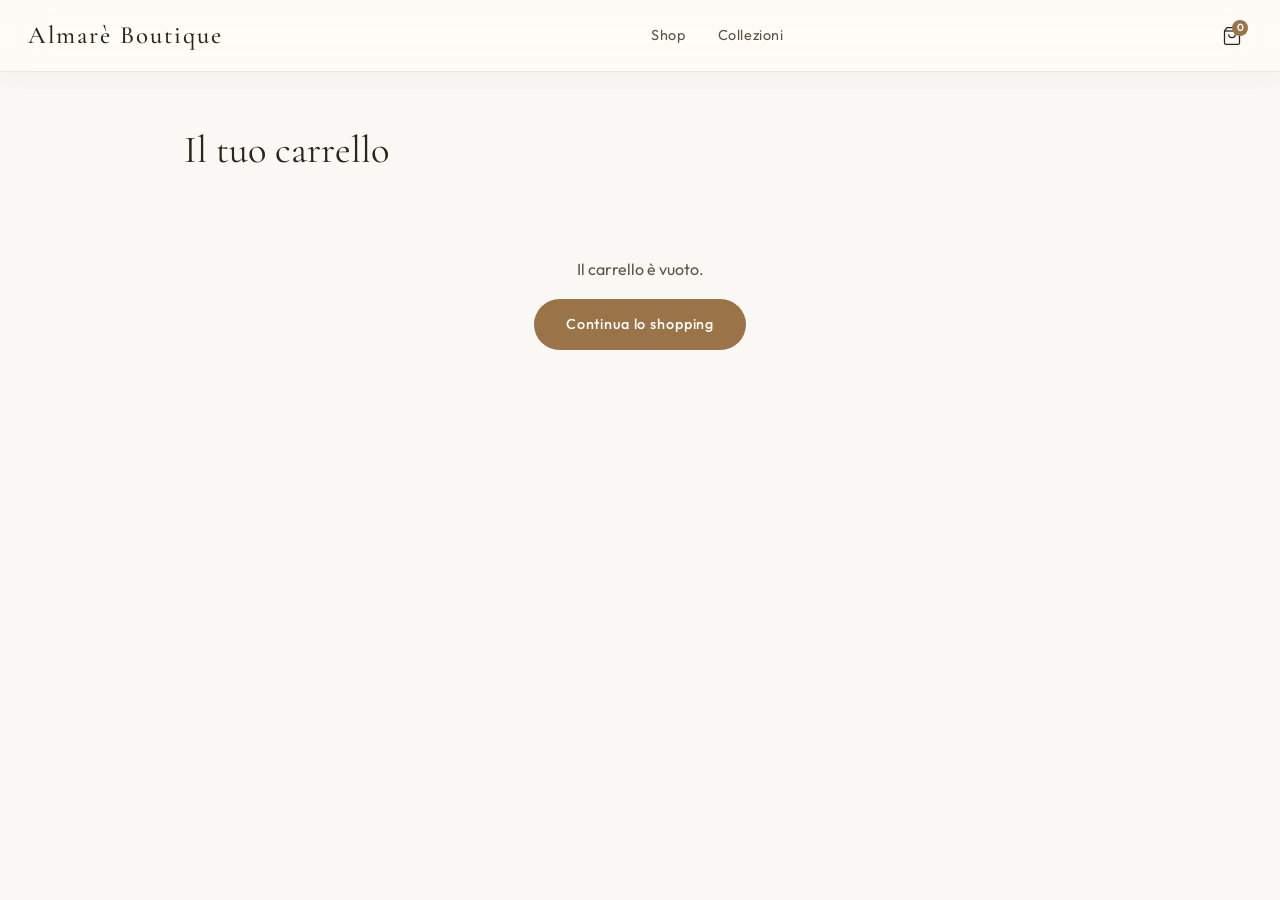
<file: cart.html>
<!DOCTYPE html>
<html lang="it">
<head>
<meta charset="UTF-8">
<meta name="viewport" content="width=device-width, initial-scale=1.0">
<title>Carrello — Almarè Boutique</title>
<meta name="theme-color" content="#9a7349">
<link rel="manifest" href="manifest.json">
<link href="https://fonts.googleapis.com/css2?family=Cormorant+Garamond:wght@400;500&family=Outfit:wght@300;400;500;600&display=swap" rel="stylesheet">
<link rel="stylesheet" href="styles.css">
<style>
.cart-page{max-width:960px;margin:0 auto;padding:120px 24px 100px}
.cart-page h1{font-family:var(--font-display);font-size:clamp(1.8rem,3vw,2.4rem);font-weight:400;margin-bottom:28px}
.cart-empty{text-align:center;padding:48px 20px;color:var(--text-soft)}
.cart-item{display:grid;grid-template-columns:88px 1fr auto;gap:16px;padding:18px 0;border-bottom:1px solid var(--beige-200);align-items:center}
.cart-item img{width:88px;height:110px;object-fit:cover;border-radius:12px;background:var(--beige-100)}
.cart-item h3{font-size:1rem;font-weight:500;margin-bottom:4px}
.cart-item .meta{font-size:.85rem;color:var(--text-soft);margin-bottom:8px}
.qty-row{display:flex;align-items:center;gap:8px}
.qty-row button{width:32px;height:32px;border-radius:50%;border:1px solid var(--glass-border);background:var(--glass);font-size:1rem}
.qty-row span{min-width:24px;text-align:center}
.cart-item .price{font-weight:500;white-space:nowrap}
.cart-item .remove{font-size:.8rem;color:var(--text-soft);margin-top:8px;cursor:pointer;background:none;border:none}
.cart-item .remove:hover{color:#b54a3a}
.cart-summary{margin-top:32px;padding:24px;border-radius:var(--radius);background:var(--glass);border:1px solid var(--glass-border);backdrop-filter:blur(16px)}
.cart-summary .row{display:flex;justify-content:space-between;margin-bottom:10px}
.cart-summary .total{font-size:1.2rem;font-weight:600;margin-top:12px;padding-top:12px;border-top:1px solid var(--beige-200)}
.checkout{margin-top:28px}
.checkout h2{font-family:var(--font-display);font-size:1.4rem;font-weight:400;margin-bottom:16px}
.checkout label{display:block;font-size:.75rem;letter-spacing:.08em;text-transform:uppercase;color:var(--beige-500);margin-bottom:6px}
.checkout input,.checkout textarea{width:100%;padding:12px 14px;margin-bottom:14px;border-radius:12px;border:1px solid var(--glass-border);background:#fff;font-family:inherit;font-size:.95rem}
.checkout .grid2{display:grid;grid-template-columns:1fr 1fr;gap:12px}
@media(max-width:600px){.cart-item{grid-template-columns:72px 1fr}.cart-item .price{grid-column:2}.checkout .grid2{grid-template-columns:1fr}}
</style>
</head>
<body>
<header class="header scrolled" id="header">
<div class="header-inner">
<a href="index.html" class="logo logo-text">Almarè Boutique</a>
<nav class="nav-desktop"><a href="products.html">Shop</a><a href="index.html#collezioni">Collezioni</a></nav>
<div class="header-actions">
<a href="cart.html" class="icon-btn cart-btn" aria-label="Carrello">
<svg width="20" height="20" viewBox="0 0 24 24" fill="none" stroke="currentColor" stroke-width="1.5"><path d="M6 2 3 6v14a2 2 0 0 0 2 2h14a2 2 0 0 0 2-2V6l-3-4Z"/><path d="M3 6h18"/><path d="M16 10a4 4 0 0 1-8 0"/></svg>
<span class="cart-count">0</span>
</a>
</div>
</div>
</header>
<div class="cart-page">
<h1>Il tuo carrello</h1>
<div id="cartList"></div>
<div class="cart-summary" id="cartSummary" hidden>
<div class="row"><span>Subtotale</span><span id="subtotal">€ 0</span></div>
<div class="row"><span>Spedizione</span><span>Calcolata al checkout</span></div>
<div class="row total"><span>Totale</span><span id="total">€ 0</span></div>
</div>
<div class="checkout" id="checkoutBox" hidden>
<h2>Checkout</h2>
<p style="color:var(--text-soft);font-size:.9rem;margin-bottom:16px">Compila i dati. Riceverai conferma e istruzioni di pagamento via email o WhatsApp.</p>
<form id="checkoutForm">
<div class="grid2">
<div><label>Nome e cognome *</label><input name="name" required placeholder="Maria Rossi"></div>
<div><label>Email *</label><input name="email" type="email" required></div>
</div>
<div class="grid2">
<div><label>Telefono / WhatsApp *</label><input name="phone" required></div>
<div><label>Città *</label><input name="city" required></div>
</div>
<label>Indirizzo *</label><input name="address" required>
<label>Note</label><textarea name="notes" rows="2"></textarea>
<button type="submit" class="btn btn-primary" style="width:100%;justify-content:center;margin-top:8px">Invia ordine</button>
</form>
<p id="orderDone" class="hidden" style="margin-top:20px;padding:16px;background:var(--beige-100);border-radius:12px"></p>
</div>
</div>
<button type="button" class="install-btn" id="installBtn" hidden>Installa app</button>
<script src="cart.js"></script>
<script>
function render(){
  const items=AlmareCart.get();
  const list=document.getElementById('cartList');
  const summary=document.getElementById('cartSummary');
  const checkout=document.getElementById('checkoutBox');
  if(!items.length){
    list.innerHTML='<div class="cart-empty"><p>Il carrello è vuoto.</p><p style="margin-top:16px"><a href="products.html" class="btn btn-primary">Continua lo shopping</a></p></div>';
    summary.hidden=true;checkout.hidden=true;return;
  }
  list.innerHTML=items.map((it,i)=>`<div class="cart-item"><img src="${it.image||''}" alt=""><div><h3>${it.name}</h3><p class="meta">${[it.size,it.color].filter(Boolean).join(' · ')||'—'}</p><div class="qty-row"><button type="button" data-dec="${i}">−</button><span>${it.qty||1}</span><button type="button" data-inc="${i}">+</button></div><button type="button" class="remove" data-rm="${i}">Rimuovi</button></div><div class="price">€ ${(Number(it.price)*(it.qty||1)).toFixed(0)}</div></div>`).join('');
  summary.hidden=false;checkout.hidden=false;
  const tot=AlmareCart.total();
  document.getElementById('subtotal').textContent='€ '+tot.toFixed(0);
  document.getElementById('total').textContent='€ '+tot.toFixed(0);
  list.querySelectorAll('[data-inc]').forEach(btn=>btn.onclick=()=>{const i=+btn.dataset.inc;AlmareCart.setQty(i,(items[i].qty||1)+1);render();});
  list.querySelectorAll('[data-dec]').forEach(btn=>btn.onclick=()=>{const i=+btn.dataset.dec;const q=(items[i].qty||1)-1;if(q<1)AlmareCart.remove(i);else AlmareCart.setQty(i,q);render();});
  list.querySelectorAll('[data-rm]').forEach(btn=>btn.onclick=()=>{AlmareCart.remove(+btn.dataset.rm);render();});
}
document.getElementById('checkoutForm').onsubmit=(e)=>{
  e.preventDefault();
  const fd=new FormData(e.target);
  const items=AlmareCart.get();
  const lines=items.map(i=>`- ${i.name} (${[i.size,i.color].filter(Boolean).join('/')||'—'}) x${i.qty} = €${(i.price*i.qty).toFixed(0)}`).join('\n');
  const body=`Nuovo ordine Almarè Boutique\n\nCliente: ${fd.get('name')}\nEmail: ${fd.get('email')}\nTel: ${fd.get('phone')}\nCittà: ${fd.get('city')}\nIndirizzo: ${fd.get('address')}\nNote: ${fd.get('notes')||'—'}\n\nOrdine:\n${lines}\n\nTotale: € ${AlmareCart.total().toFixed(0)}`;
  const mail='mailto:ordini@almareboutique.it?subject='+encodeURIComponent('Ordine Almarè')+'&body='+encodeURIComponent(body);
  const wa='https://wa.me/?text='+encodeURIComponent(body);
  document.getElementById('orderDone').classList.remove('hidden');
  document.getElementById('orderDone').innerHTML=`Ordine preparato. <a href="${mail}">Apri email</a> oppure <a href="${wa}" target="_blank" rel="noopener">invia su WhatsApp</a>. Grazie!`;
  AlmareCart.clear();e.target.reset();setTimeout(render,400);
};
render();window.addEventListener('almare:cart',render);
let deferredPrompt;const installBtn=document.getElementById('installBtn');
window.addEventListener('beforeinstallprompt',(e)=>{e.preventDefault();deferredPrompt=e;installBtn.hidden=false;});
installBtn?.addEventListener('click',async()=>{if(!deferredPrompt)return;deferredPrompt.prompt();await deferredPrompt.userChoice;deferredPrompt=null;installBtn.hidden=true;});
if('serviceWorker' in navigator)navigator.serviceWorker.register('/sw.js').catch(()=>{});
</script>
</body>
</html>
</file>
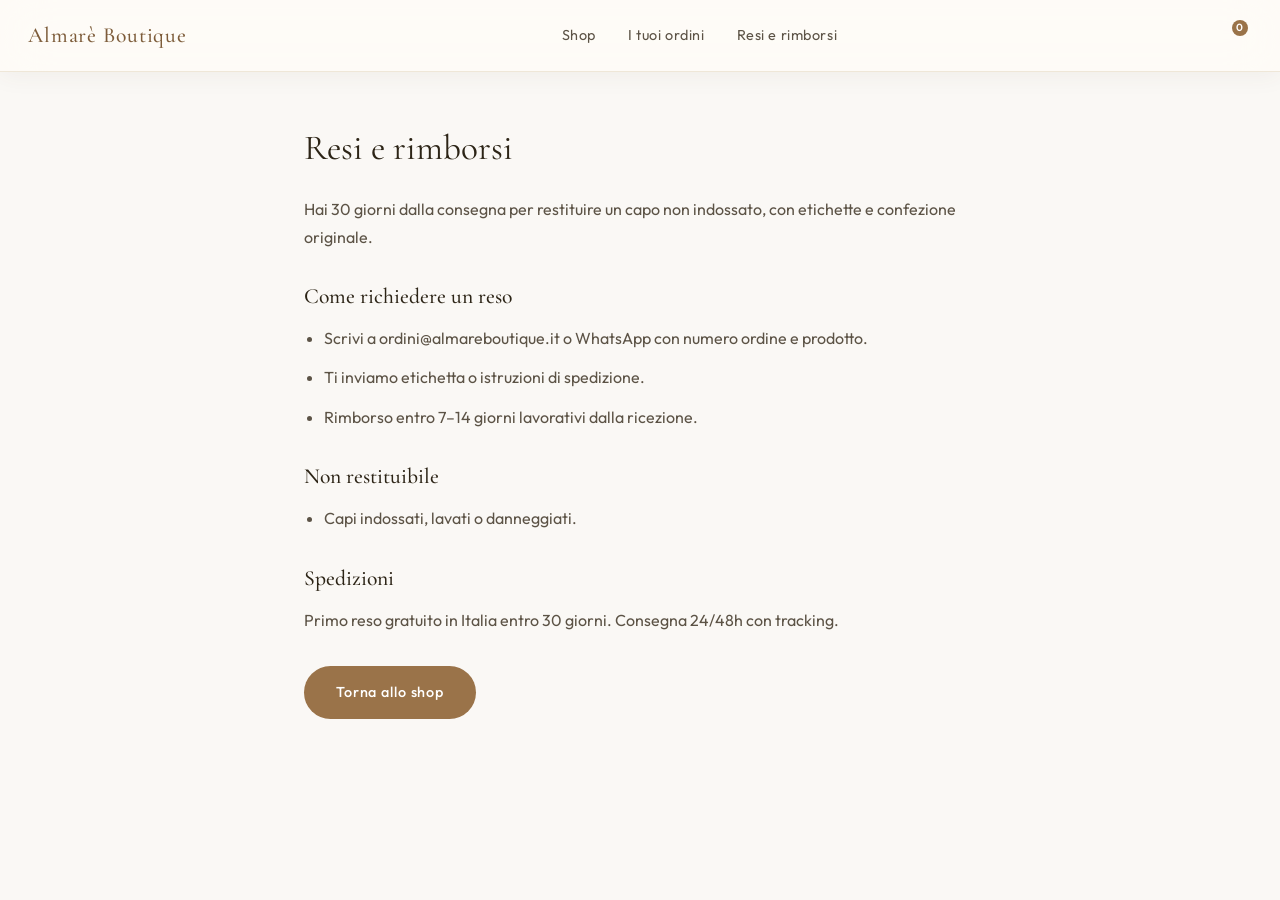
<file: resi.html>
<!DOCTYPE html>
<html lang="it">
<head>
  <meta charset="UTF-8">
  <meta name="viewport" content="width=device-width, initial-scale=1.0">
  <title>Resi e rimborsi — Almarè Boutique</title>
  <link href="https://fonts.googleapis.com/css2?family=Cormorant+Garamond:wght@400;500&family=Outfit:wght@300;400;500&display=swap" rel="stylesheet">
  <link rel="stylesheet" href="styles.css">
  <link rel="stylesheet" href="extra.css">
  <style>
    .policy{max-width:720px;margin:0 auto;padding:120px 24px 80px}
    .policy h1{font-family:var(--font-display);font-size:2.2rem;font-weight:400;margin-bottom:20px}
    .policy h2{font-family:var(--font-display);font-size:1.35rem;font-weight:500;margin:28px 0 12px}
    .policy p,.policy li{color:var(--text-soft);line-height:1.7;margin-bottom:12px}
    .policy ul{padding-left:20px}
  </style>
</head>
<body>
  <header class="header scrolled">
    <div class="header-inner">
      <a href="index.html" class="logo logo-text">Almarè Boutique</a>
      <nav class="nav-desktop">
        <a href="products.html">Shop</a>
        <a href="orders.html">I tuoi ordini</a>
        <a href="resi.html">Resi e rimborsi</a>
      </nav>
      <div class="header-actions"><a href="cart.html" class="icon-btn cart-btn"><span class="cart-count">0</span></a></div>
    </div>
  </header>
  <div class="policy">
    <h1>Resi e rimborsi</h1>
    <p>Hai 30 giorni dalla consegna per restituire un capo non indossato, con etichette e confezione originale.</p>
    <h2>Come richiedere un reso</h2>
    <ul>
      <li>Scrivi a ordini@almareboutique.it o WhatsApp con numero ordine e prodotto.</li>
      <li>Ti inviamo etichetta o istruzioni di spedizione.</li>
      <li>Rimborso entro 7–14 giorni lavorativi dalla ricezione.</li>
    </ul>
    <h2>Non restituibile</h2>
    <ul><li>Capi indossati, lavati o danneggiati.</li></ul>
    <h2>Spedizioni</h2>
    <p>Primo reso gratuito in Italia entro 30 giorni. Consegna 24/48h con tracking.</p>
    <p style="margin-top:32px"><a href="products.html" class="btn btn-primary">Torna allo shop</a></p>
  </div>
  <script src="cart.js"></script>
</body>
</html>
</file>
<file: styles.css>
/* Almaré — Premium Fashion Site */
:root {
  --beige-50: #faf8f5;
  --beige-100: #f5f0e8;
  --beige-200: #e8dfd0;
  --beige-300: #d4c4a8;
  --beige-400: #c4a77d;
  --beige-500: #b08d5b;
  --beige-600: #9a7349;
  --beige-700: #7d5c3a;
  --beige-800: #5c422c;
  --beige-900: #3d2c1e;
  --glass: rgba(255, 252, 247, 0.55);
  --glass-strong: rgba(255, 252, 247, 0.75);
  --glass-border: rgba(196, 167, 125, 0.25);
  --text: #2c2416;
  --text-soft: #5c5346;
  --white: #fffcf7;
  --font-display: 'Cormorant Garamond', Georgia, serif;
  --font-body: 'Outfit', system-ui, sans-serif;
  --radius: 20px;
  --radius-sm: 12px;
  --shadow: 0 8px 32px rgba(92, 66, 44, 0.08);
  --shadow-lg: 0 20px 60px rgba(92, 66, 44, 0.12);
  --header-h: 72px;
  --transition: 0.35s cubic-bezier(0.25, 0.46, 0.45, 0.94);
}
*, *::before, *::after { box-sizing: border-box; margin: 0; padding: 0; }
html { scroll-behavior: smooth; font-size: 16px; }
body { font-family: var(--font-body); color: var(--text); background: var(--beige-50); line-height: 1.6; overflow-x: hidden; -webkit-font-smoothing: antialiased; }
img { max-width: 100%; height: auto; display: block; }
a { text-decoration: none; color: inherit; transition: color var(--transition); }
button { font-family: inherit; cursor: pointer; border: none; background: none; }
.glass { background: var(--glass); backdrop-filter: blur(20px) saturate(180%); -webkit-backdrop-filter: blur(20px) saturate(180%); border: 1px solid var(--glass-border); box-shadow: var(--shadow); }
.header { position: fixed; top: 0; left: 0; right: 0; z-index: 1000; height: var(--header-h); transition: background var(--transition), box-shadow var(--transition); }
.header.scrolled { background: var(--glass-strong); backdrop-filter: blur(24px); -webkit-backdrop-filter: blur(24px); box-shadow: 0 4px 24px rgba(92, 66, 44, 0.06); border-bottom: 1px solid var(--glass-border); }
.header-inner { max-width: 1400px; margin: 0 auto; padding: 0 28px; height: 100%; display: flex; align-items: center; justify-content: space-between; gap: 24px; }
.logo { font-family: var(--font-display); font-size: 1.55rem; font-weight: 500; letter-spacing: 0.08em; color: var(--text); }
.nav-desktop { display: flex; align-items: center; gap: 32px; }
.nav-desktop > a, .nav-item > a { font-size: 0.9rem; font-weight: 400; letter-spacing: 0.04em; color: var(--text-soft); position: relative; }
.nav-desktop > a:hover, .nav-item > a:hover { color: var(--text); }
.nav-item { position: relative; }
.dropdown { position: absolute; top: calc(100% + 16px); left: 50%; transform: translateX(-50%) translateY(8px); min-width: 200px; padding: 16px 0; border-radius: var(--radius-sm); opacity: 0; visibility: hidden; transition: all var(--transition); display: flex; flex-direction: column; }
.nav-item:hover .dropdown { opacity: 1; visibility: visible; transform: translateX(-50%) translateY(0); }
.dropdown a { padding: 10px 24px; font-size: 0.88rem; color: var(--text-soft); }
.dropdown a:hover { color: var(--beige-600); background: rgba(196, 167, 125, 0.08); }
.header-actions { display: flex; align-items: center; gap: 12px; }
.icon-btn { width: 40px; height: 40px; display: grid; place-items: center; border-radius: 50%; color: var(--text); transition: background var(--transition); position: relative; }
.icon-btn:hover { background: rgba(196, 167, 125, 0.15); }
.cart-count { position: absolute; top: 4px; right: 4px; width: 16px; height: 16px; background: var(--beige-600); color: white; font-size: 0.65rem; font-weight: 600; border-radius: 50%; display: grid; place-items: center; }
.menu-toggle { display: none; flex-direction: column; gap: 5px; width: 28px; padding: 4px 0; }
.menu-toggle span { display: block; height: 1.5px; background: var(--text); border-radius: 2px; transition: var(--transition); }
.mobile-menu { position: fixed; inset: 0; z-index: 999; background: rgba(61, 44, 30, 0.4); opacity: 0; visibility: hidden; transition: all 0.3s ease; }
.mobile-menu.open { opacity: 1; visibility: visible; }
.mobile-menu-inner { position: absolute; top: 0; left: 0; width: min(320px, 85vw); height: 100%; padding: 100px 32px 40px; transform: translateX(-100%); transition: transform 0.4s cubic-bezier(0.25, 0.46, 0.45, 0.94); }
.mobile-menu.open .mobile-menu-inner { transform: translateX(0); }
.mobile-label { font-size: 0.75rem; text-transform: uppercase; letter-spacing: 0.12em; color: var(--beige-500); margin-bottom: 12px; }
.mobile-nav a { display: block; padding: 12px 0; font-size: 1.05rem; color: var(--text); border-bottom: 1px solid rgba(196, 167, 125, 0.15); }
.mobile-nav hr { border: none; height: 1px; background: rgba(196, 167, 125, 0.2); margin: 20px 0; }
.hero { position: relative; height: 100vh; min-height: 640px; display: flex; align-items: center; justify-content: center; overflow: hidden; }
.hero-video-wrap { position: absolute; inset: 0; }
.hero-video { width: 100%; height: 100%; object-fit: cover; object-position: center 30%; }
.hero-overlay { position: absolute; inset: 0; background: linear-gradient(180deg, rgba(61, 44, 30, 0.25) 0%, rgba(61, 44, 30, 0.15) 40%, rgba(250, 248, 245, 0.55) 100%); }
.hero-content { position: relative; z-index: 2; text-align: center; padding: 0 24px; max-width: 720px; animation: fadeUp 1.2s ease-out 0.3s both; }
.hero-eyebrow { font-size: 0.8rem; letter-spacing: 0.2em; text-transform: uppercase; color: var(--beige-200); margin-bottom: 16px; font-weight: 400; }
.hero-title { font-family: var(--font-display); font-size: clamp(3.2rem, 8vw, 5.5rem); font-weight: 400; line-height: 1.05; color: var(--white); margin-bottom: 20px; letter-spacing: -0.02em; }
.hero-sub { font-size: 1.1rem; color: rgba(255, 252, 247, 0.85); max-width: 440px; margin: 0 auto 36px; font-weight: 300; }
.hero-cta { display: flex; gap: 16px; justify-content: center; flex-wrap: wrap; }
.btn { display: inline-flex; align-items: center; justify-content: center; padding: 14px 32px; font-size: 0.9rem; font-weight: 500; letter-spacing: 0.06em; border-radius: 50px; transition: all var(--transition); }
.btn-primary { background: var(--beige-600); color: white; }
.btn-primary:hover { background: var(--beige-700); transform: translateY(-2px); box-shadow: 0 8px 24px rgba(154, 115, 73, 0.35); }
.btn-ghost { background: transparent; color: var(--white); border: 1px solid rgba(255, 252, 247, 0.4); }
.btn-ghost:hover { background: rgba(255, 252, 247, 0.12); border-color: rgba(255, 252, 247, 0.7); }
.hero-scroll { position: absolute; bottom: 40px; left: 50%; transform: translateX(-50%); z-index: 2; display: flex; flex-direction: column; align-items: center; gap: 10px; color: rgba(255, 252, 247, 0.7); font-size: 0.7rem; letter-spacing: 0.15em; text-transform: uppercase; }
.scroll-line { width: 1px; height: 48px; background: linear-gradient(to bottom, rgba(255,252,247,0.6), transparent); animation: scrollPulse 2s ease-in-out infinite; }
@keyframes scrollPulse { 0%, 100% { opacity: 0.4; transform: scaleY(0.7); } 50% { opacity: 1; transform: scaleY(1); } }
@keyframes fadeUp { from { opacity: 0; transform: translateY(30px); } to { opacity: 1; transform: translateY(0); } }
.info-bar { position: relative; background: var(--beige-100); border-top: 1px solid var(--glass-border); border-bottom: 1px solid var(--glass-border); overflow: hidden; padding: 18px 0; z-index: 10; }
.info-bar-track { display: flex; gap: 48px; width: max-content; animation: marquee 28s linear infinite; }
.info-bar-track:hover { animation-play-state: paused; }
.info-item { display: flex; align-items: center; gap: 10px; font-size: 0.85rem; font-weight: 500; letter-spacing: 0.08em; text-transform: uppercase; color: var(--text-soft); white-space: nowrap; transition: color var(--transition); }
.info-item:hover { color: var(--beige-600); }
.info-icon { color: var(--beige-500); font-size: 0.7rem; }
@keyframes marquee { 0% { transform: translateX(0); } 100% { transform: translateX(-33.333%); } }
.section { padding: 100px 28px; max-width: 1400px; margin: 0 auto; }
.section-header { margin-bottom: 48px; }
.section-header.centered { text-align: center; }
.section-header.with-action { display: flex; justify-content: space-between; align-items: flex-end; gap: 24px; }
.section-eyebrow { font-size: 0.75rem; letter-spacing: 0.18em; text-transform: uppercase; color: var(--beige-500); margin-bottom: 8px; font-weight: 500; }
.section-title { font-family: var(--font-display); font-size: clamp(2.2rem, 4vw, 3.2rem); font-weight: 400; letter-spacing: -0.01em; color: var(--text); }
.collections-grid { display: grid; grid-template-columns: repeat(4, 1fr); gap: 24px; }
.collection-card { border-radius: var(--radius); overflow: hidden; transition: transform var(--transition), box-shadow var(--transition); }
.collection-card:hover { transform: translateY(-6px); box-shadow: var(--shadow-lg); }
.collection-img { aspect-ratio: 3/4; overflow: hidden; }
.collection-img img { width: 100%; height: 100%; object-fit: cover; transition: transform 0.7s ease; }
.collection-card:hover .collection-img img { transform: scale(1.06); }
.collection-content { padding: 24px 22px; }
.collection-content h3 { font-family: var(--font-display); font-size: 1.45rem; font-weight: 500; margin-bottom: 6px; }
.collection-content p { font-size: 0.9rem; color: var(--text-soft); margin-bottom: 14px; }
.link-arrow { font-size: 0.85rem; font-weight: 500; color: var(--beige-600); letter-spacing: 0.04em; }
.link-arrow:hover { color: var(--beige-700); }
.scroll-controls { display: flex; gap: 10px; }
.scroll-btn { width: 44px; height: 44px; border-radius: 50%; border: 1px solid var(--glass-border); background: var(--glass); display: grid; place-items: center; font-size: 1.1rem; color: var(--text); transition: all var(--transition); }
.scroll-btn:hover { background: var(--beige-600); color: white; border-color: var(--beige-600); }
.products-scroll { display: flex; gap: 24px; overflow-x: auto; scroll-snap-type: x mandatory; scrollbar-width: none; -ms-overflow-style: none; padding-bottom: 12px; cursor: grab; }
.products-scroll::-webkit-scrollbar { display: none; }
.products-scroll.dragging { cursor: grabbing; scroll-snap-type: none; }
.product-card { flex: 0 0 280px; border-radius: var(--radius); overflow: hidden; scroll-snap-align: start; transition: transform var(--transition); }
.product-card:hover { transform: translateY(-4px); }
.product-img { position: relative; aspect-ratio: 3/4; overflow: hidden; background: var(--beige-100); }
.product-img img { width: 100%; height: 100%; object-fit: cover; transition: transform 0.6s ease; }
.product-card:hover .product-img img { transform: scale(1.05); }
.quick-add { position: absolute; bottom: 16px; left: 50%; transform: translateX(-50%) translateY(12px); opacity: 0; background: var(--glass-strong); backdrop-filter: blur(12px); border: 1px solid var(--glass-border); padding: 10px 22px; border-radius: 50px; font-size: 0.8rem; font-weight: 500; letter-spacing: 0.04em; color: var(--text); transition: all var(--transition); white-space: nowrap; }
.product-card:hover .quick-add { opacity: 1; transform: translateX(-50%) translateY(0); }
.quick-add:hover { background: var(--beige-600); color: white; border-color: var(--beige-600); }
.product-info { padding: 18px 16px 22px; }
.product-cat { font-size: 0.72rem; letter-spacing: 0.12em; text-transform: uppercase; color: var(--beige-500); margin-bottom: 4px; }
.product-info h3 { font-family: var(--font-display); font-size: 1.2rem; font-weight: 500; margin-bottom: 6px; }
.product-price { font-size: 0.95rem; font-weight: 500; color: var(--beige-700); }
.about-grid { display: grid; grid-template-columns: 1fr 1.1fr; gap: 60px; align-items: center; }
.about-body { font-size: 1.05rem; color: var(--text-soft); margin-bottom: 18px; max-width: 480px; font-weight: 300; }
.about-text .btn { margin-top: 16px; }
.about-visual { border-radius: var(--radius); overflow: hidden; }
.about-visual img { width: 100%; aspect-ratio: 4/5; object-fit: cover; }
.shipping-grid { display: grid; grid-template-columns: repeat(3, 1fr); gap: 28px; max-width: 1000px; margin: 0 auto; }
.ship-card { text-align: center; padding: 40px 28px; border-radius: var(--radius); transition: transform var(--transition); }
.ship-card:hover { transform: translateY(-4px); }
.ship-icon { font-size: 1.8rem; margin-bottom: 18px; color: var(--beige-500); }
.ship-card h3 { font-family: var(--font-display); font-size: 1.35rem; font-weight: 500; margin-bottom: 12px; }
.ship-card p { font-size: 0.92rem; color: var(--text-soft); line-height: 1.65; }
.footer { background: var(--beige-100); border-top: 1px solid var(--glass-border); padding: 80px 28px 32px; margin-top: 40px; }
.footer-inner { max-width: 1400px; margin: 0 auto; display: grid; grid-template-columns: 1.4fr 2fr; gap: 60px; margin-bottom: 48px; }
.footer-brand p { margin-top: 16px; font-size: 0.92rem; color: var(--text-soft); max-width: 280px; }
.footer-links { display: grid; grid-template-columns: repeat(3, 1fr); gap: 32px; }
.footer-links h4 { font-size: 0.75rem; letter-spacing: 0.14em; text-transform: uppercase; color: var(--beige-500); margin-bottom: 16px; font-weight: 500; }
.footer-links a { display: block; font-size: 0.92rem; color: var(--text-soft); padding: 5px 0; }
.footer-links a:hover { color: var(--beige-600); }
.footer-bottom { max-width: 1400px; margin: 0 auto; padding-top: 28px; border-top: 1px solid var(--glass-border); text-align: center; font-size: 0.8rem; color: var(--text-soft); }
@media (max-width: 1100px) { .collections-grid { grid-template-columns: repeat(2, 1fr); } .about-grid { grid-template-columns: 1fr; gap: 40px; } .about-visual { order: -1; } .about-visual img { aspect-ratio: 16/10; } }
@media (max-width: 768px) { .nav-desktop { display: none; } .menu-toggle { display: flex; } .section { padding: 70px 20px; } .collections-grid { grid-template-columns: 1fr 1fr; gap: 16px; } .shipping-grid { grid-template-columns: 1fr; gap: 16px; } .footer-inner { grid-template-columns: 1fr; gap: 40px; } .footer-links { grid-template-columns: 1fr 1fr; } .product-card { flex: 0 0 240px; } .hero-title { font-size: 2.8rem; } }
@media (max-width: 480px) { .collections-grid { grid-template-columns: 1fr; } .header-inner { padding: 0 16px; } .section { padding: 60px 16px; } }
</file>
<file: extra.css>
.logo.logo-text{font-family:var(--font-display);font-size:1.35rem;font-weight:500;letter-spacing:0.04em;color:var(--beige-700);white-space:nowrap}
.install-btn{position:fixed;bottom:20px;left:50%;transform:translateX(-50%);z-index:90;display:inline-flex;align-items:center;gap:8px;padding:12px 22px;border-radius:50px;background:var(--beige-700);color:#fff;font-size:0.9rem;font-weight:500;box-shadow:0 8px 28px rgba(92,66,44,0.28);border:none;cursor:pointer}
.install-btn[hidden]{display:none!important}
.product-card a{color:inherit}
@media(max-width:640px){.logo.logo-text{font-size:1.15rem}}
</file>
